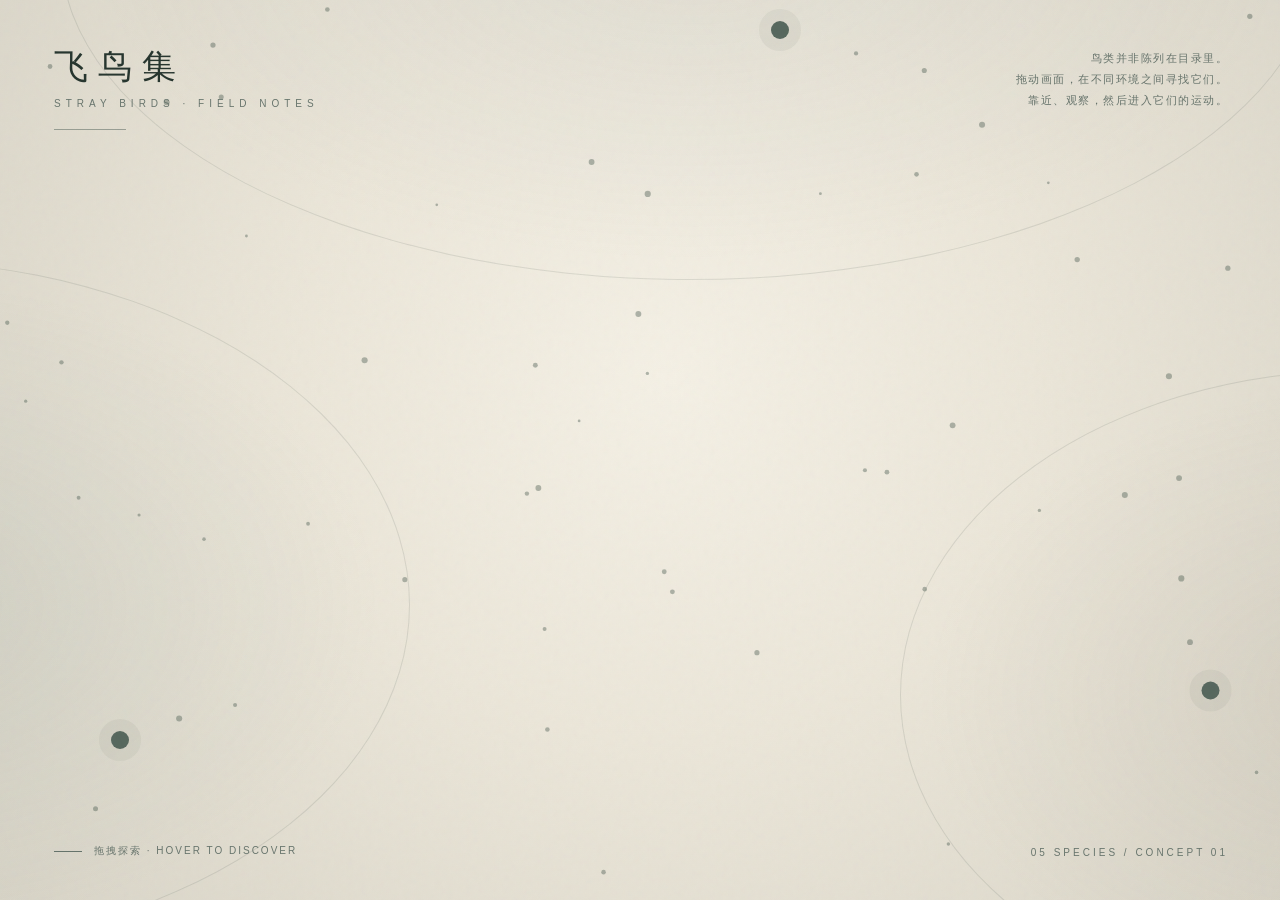
<file: infinite-birds/index.html>
<!DOCTYPE html>
<html lang="zh-CN">
<head>
<meta charset="UTF-8">
<meta name="viewport" content="width=device-width,initial-scale=1">
<title>飞鸟集 · 无限鸟境概念样板</title>
<style>
*{box-sizing:border-box}html,body{margin:0;width:100%;height:100%;overflow:hidden;background:#e8e4d8;color:#27362f;font-family:Georgia,"Songti SC",SimSun,serif}body{cursor:grab}body.dragging{cursor:grabbing}.viewport{position:fixed;inset:0;overflow:hidden;background:radial-gradient(circle at 52% 42%,#f4f0e5 0,#ebe6d9 43%,#d8d4c7 100%)}.grain{position:fixed;inset:0;pointer-events:none;opacity:.17;background-image:url("data:image/svg+xml,%3Csvg viewBox='0 0 180 180' xmlns='http://www.w3.org/2000/svg'%3E%3Cfilter id='n'%3E%3CfeTurbulence type='fractalNoise' baseFrequency='.8' numOctaves='3' stitchTiles='stitch'/%3E%3C/filter%3E%3Crect width='100%25' height='100%25' filter='url(%23n)' opacity='.18'/%3E%3C/svg%3E")}.world{position:absolute;width:3000px;height:1900px;left:0;top:0;transform-origin:0 0;will-change:transform}.zone{position:absolute;border:1px solid rgba(51,70,60,.12);border-radius:50%;pointer-events:none}.zone:after{content:attr(data-name);position:absolute;font:11px Arial,"Microsoft Yahei",sans-serif;letter-spacing:5px;color:rgba(45,61,52,.36);white-space:nowrap}.wetland{left:220px;top:760px;width:1050px;height:690px;background:radial-gradient(ellipse,rgba(132,154,146,.14),transparent 67%)}.wetland:after{left:130px;top:90px}.city{left:1760px;top:870px;width:920px;height:650px;background:radial-gradient(ellipse,rgba(154,144,128,.12),transparent 67%)}.city:after{right:140px;top:90px}.sky{left:920px;top:120px;width:1260px;height:660px;background:radial-gradient(ellipse,rgba(159,170,174,.12),transparent 67%)}.sky:after{left:50%;top:90px}.bird{position:absolute;width:300px;height:250px;display:flex;align-items:center;justify-content:center;transform:translate(-50%,-50%);cursor:pointer;transition:filter .35s ease}.bird img{max-width:100%;max-height:100%;object-fit:contain;filter:drop-shadow(0 14px 18px rgba(35,45,39,.12));transition:transform .45s cubic-bezier(.2,.8,.2,1),filter .35s}.bird:hover img{transform:scale(1.07) translateY(-7px);filter:drop-shadow(0 20px 24px rgba(35,45,39,.2))}.bird .dotFallback{width:18px;height:18px;border-radius:50%;background:#56675d;box-shadow:0 0 0 12px rgba(86,103,93,.07)}.label{position:absolute;left:50%;top:calc(100% + 8px);transform:translate(-50%,8px);text-align:center;white-space:nowrap;opacity:0;transition:.3s;pointer-events:none}.bird:hover .label{opacity:1;transform:translate(-50%,0)}.label b{display:block;font-size:19px;font-weight:400;letter-spacing:5px}.label span{display:block;margin-top:6px;font:9px Arial,sans-serif;letter-spacing:2px;color:#68766e}.b1{left:610px;top:1070px;width:350px;height:330px}.b2{left:1110px;top:430px;width:280px;height:220px}.b3{left:2070px;top:1190px;width:245px;height:205px}.b4{left:1640px;top:530px;width:280px;height:220px}.b5{left:980px;top:1240px;width:250px;height:210px}.brand{position:fixed;z-index:20;left:54px;top:44px;pointer-events:none}.brand .cn{font-size:34px;letter-spacing:10px}.brand .en{margin-top:8px;font:10px Arial,sans-serif;letter-spacing:5px;color:#68756d}.brand .line{width:72px;height:1px;background:#516158;margin-top:20px;opacity:.5}.intro{position:fixed;z-index:20;right:52px;top:48px;width:245px;text-align:right;font:11px/1.9 Arial,"Microsoft Yahei",sans-serif;letter-spacing:1.5px;color:#66736b;pointer-events:none}.guide{position:fixed;z-index:20;left:54px;bottom:42px;font:10px Arial,"Microsoft Yahei",sans-serif;letter-spacing:2px;color:#68756d}.guide i{display:inline-block;width:28px;height:1px;background:#65736b;vertical-align:middle;margin-right:12px}.counter{position:fixed;right:52px;bottom:42px;z-index:20;font:10px Arial,sans-serif;letter-spacing:3px;color:#68756d}.particles{position:fixed;inset:0;pointer-events:none;z-index:4}.modal{position:fixed;inset:0;z-index:40;background:rgba(31,40,35,.82);display:flex;align-items:center;justify-content:center;opacity:0;pointer-events:none;transition:.35s}.modal.open{opacity:1;pointer-events:auto}.panel{width:min(1100px,88vw);height:min(660px,82vh);background:#ece8dd;position:relative;display:grid;grid-template-columns:38% 62%;overflow:hidden;box-shadow:0 30px 90px rgba(0,0,0,.25)}.panel-left{padding:58px 46px;display:flex;flex-direction:column;justify-content:space-between}.panel-index{font:10px Arial,sans-serif;letter-spacing:3px;color:#748078}.panel h2{font-size:42px;font-weight:400;letter-spacing:8px;margin:18px 0 8px}.panel em{font:11px Arial,sans-serif;font-style:normal;letter-spacing:3px;color:#68766e}.panel p{font:12px/2 Arial,"Microsoft Yahei",sans-serif;color:#59675f}.enter{display:inline-block;margin-top:20px;color:#31453a;text-decoration:none;border-bottom:1px solid #68796f;padding-bottom:7px;font:11px Arial,"Microsoft Yahei",sans-serif;letter-spacing:2px}.panel-art{display:flex;align-items:center;justify-content:center;background:radial-gradient(circle,#f7f4ea,#dcd8cb)}.panel-art img{max-width:72%;max-height:72%;object-fit:contain;filter:drop-shadow(0 20px 24px rgba(30,40,34,.18))}.close{position:absolute;right:22px;top:20px;border:0;background:none;font-size:25px;color:#536158;cursor:pointer}.sourceFrame{position:fixed;width:1px;height:1px;left:-10000px;top:-10000px;opacity:0;pointer-events:none;border:0}@media(max-width:700px){.brand{left:24px;top:28px}.brand .cn{font-size:26px}.intro{display:none}.guide{left:24px;bottom:24px}.counter{right:24px;bottom:24px}.panel{grid-template-columns:1fr;height:80vh}.panel-art{display:none}}
</style>
</head>
<body>
<div class="viewport"><div id="world" class="world"><div class="zone wetland" data-name="WETLAND · 湿地"></div><div class="zone sky" data-name="SKY · 天空"></div><div class="zone city" data-name="CITY · 城市"></div>
<div class="bird b1" data-cn="苍鹭" data-en="GREY HERON" data-url="../birds/heron/"><div class="dotFallback"></div><div class="label"><b>苍鹭</b><span>GREY HERON · 涉禽</span></div></div>
<div class="bird b2" data-cn="家燕" data-en="BARN SWALLOW" data-url="../birds/barn-swallow/"><div class="dotFallback"></div><div class="label"><b>家燕</b><span>BARN SWALLOW · 鸣禽</span></div></div>
<div class="bird b3" data-cn="麻雀" data-en="SPARROW" data-url="../birds/sparrow/"><div class="dotFallback"></div><div class="label"><b>麻雀</b><span>SPARROW · 鸣禽</span></div></div>
<div class="bird b4" data-cn="鸿雁" data-en="SWAN GOOSE" data-url="../birds/swan-goose/"><div class="dotFallback"></div><div class="label"><b>鸿雁</b><span>SWAN GOOSE · 游禽</span></div></div>
<div class="bird b5" data-cn="黑水鸡" data-en="COMMON MOORHEN" data-url="../birds/moorhen/"><div class="dotFallback"></div><div class="label"><b>黑水鸡</b><span>COMMON MOORHEN · 游禽</span></div></div>
</div></div>
<canvas id="particles" class="particles"></canvas><div class="grain"></div>
<header class="brand"><div class="cn">飞鸟集</div><div class="en">STRAY BIRDS · FIELD NOTES</div><div class="line"></div></header>
<div class="intro">鸟类并非陈列在目录里。<br>拖动画面，在不同环境之间寻找它们。<br>靠近、观察，然后进入它们的运动。</div>
<div class="guide"><i></i>拖拽探索 · HOVER TO DISCOVER</div><div class="counter">05 SPECIES / CONCEPT 01</div>
<div id="modal" class="modal"><div class="panel"><button class="close" aria-label="关闭">×</button><div class="panel-left"><div><div class="panel-index">FIELD NOTE / SELECTED SPECIES</div><h2 id="mCn"></h2><em id="mEn"></em></div><div><p>从静态鸟类图像进入粒子化的行为观察。鸟不再只是目录中的贴图，而成为探索空间本身的入口。</p><a id="mLink" class="enter" href="#">进入行为观察 →</a></div></div><div class="panel-art" id="mArt"></div></div></div>
<iframe id="sourceFrame" class="sourceFrame" src="../?read=1&concept-source=1" title=""></iframe>
<script>
(()=>{
const world=document.getElementById('world'),birds=[...document.querySelectorAll('.bird')];let x=innerWidth/2-1500,y=innerHeight/2-950,scale=1,drag=false,sx=0,sy=0,bx=0,by=0,moved=false;
function render(){world.style.transform=`translate(${x}px,${y}px) scale(${scale})`}
function center(){x=innerWidth/2-1500*scale;y=innerHeight/2-950*scale;render()}center();
addEventListener('resize',()=>{render();fitCanvas()});addEventListener('pointerdown',e=>{if(e.target.closest('.bird,.modal'))return;drag=true;moved=false;sx=e.clientX;sy=e.clientY;bx=x;by=y;document.body.classList.add('dragging')});addEventListener('pointermove',e=>{mouse.x=e.clientX;mouse.y=e.clientY;if(!drag)return;const dx=e.clientX-sx,dy=e.clientY-sy;if(Math.abs(dx)+Math.abs(dy)>4)moved=true;x=bx+dx;y=by+dy;render()});addEventListener('pointerup',()=>{drag=false;document.body.classList.remove('dragging')});addEventListener('wheel',e=>{e.preventDefault();const old=scale,ns=Math.max(.72,Math.min(1.22,scale*(e.deltaY>0?.94:1.06)));const wx=(e.clientX-x)/old,wy=(e.clientY-y)/old;scale=ns;x=e.clientX-wx*scale;y=e.clientY-wy*scale;render()},{passive:false});
const modal=document.getElementById('modal'),mCn=document.getElementById('mCn'),mEn=document.getElementById('mEn'),mLink=document.getElementById('mLink'),mArt=document.getElementById('mArt');birds.forEach(b=>b.addEventListener('click',()=>{if(moved)return;mCn.textContent=b.dataset.cn;mEn.textContent=b.dataset.en;mLink.href=b.dataset.url;mArt.innerHTML='';const img=b.querySelector('img');if(img)mArt.appendChild(img.cloneNode());modal.classList.add('open')}));document.querySelector('.close').onclick=()=>modal.classList.remove('open');modal.addEventListener('click',e=>{if(e.target===modal)modal.classList.remove('open')});
// 从现有目录只读取鸟类贴图，不修改原网页。
const frame=document.getElementById('sourceFrame');const wanted=new Map(birds.map(b=>[b.dataset.cn,b]));function harvest(){try{const doc=frame.contentDocument;if(!doc)return;doc.querySelectorAll('.item[aria-label] img').forEach(img=>{const item=img.closest('.item'),name=item?.getAttribute('aria-label')||'';for(const [cn,b] of wanted){if(name.includes(cn)&&!b.querySelector('img')){const clone=new Image();clone.src=img.src;clone.alt=cn;b.insertBefore(clone,b.firstChild);b.querySelector('.dotFallback')?.remove()}}});const buttons=[...doc.querySelectorAll('#pages button')];let i=0;const next=()=>{harvest();if(i<buttons.length){buttons[i++].click();setTimeout(next,260)}};if(!frame.dataset.scanning){frame.dataset.scanning='1';next()}}catch(e){console.warn('读取现有鸟类贴图失败',e)}}frame.addEventListener('load',()=>setTimeout(harvest,500));
// 轻量粒子：提示“鸟→粒子”的核心概念。
const c=document.getElementById('particles'),ctx=c.getContext('2d'),mouse={x:-9999,y:-9999};let ps=[];function fitCanvas(){c.width=innerWidth*devicePixelRatio;c.height=innerHeight*devicePixelRatio;c.style.width=innerWidth+'px';c.style.height=innerHeight+'px';ctx.setTransform(devicePixelRatio,0,0,devicePixelRatio,0,0)}fitCanvas();for(let i=0;i<54;i++)ps.push({x:Math.random()*innerWidth,y:Math.random()*innerHeight,vx:(Math.random()-.5)*.35,vy:(Math.random()-.5)*.35,r:1.3+Math.random()*1.8});function loop(){ctx.clearRect(0,0,innerWidth,innerHeight);for(const p of ps){const dx=mouse.x-p.x,dy=mouse.y-p.y,d=Math.hypot(dx,dy);if(d<170&&d>1){p.vx+=dx/d*.006;p.vy+=dy/d*.006}p.vx*=.995;p.vy*=.995;p.x+=p.vx;p.y+=p.vy;if(p.x<-10)p.x=innerWidth+10;if(p.x>innerWidth+10)p.x=-10;if(p.y<-10)p.y=innerHeight+10;if(p.y>innerHeight+10)p.y=-10;ctx.beginPath();ctx.arc(p.x,p.y,p.r,0,Math.PI*2);ctx.fillStyle='rgba(61,78,68,.38)';ctx.fill()}requestAnimationFrame(loop)}loop();
})();
</script>
</body>
</html>
</file>
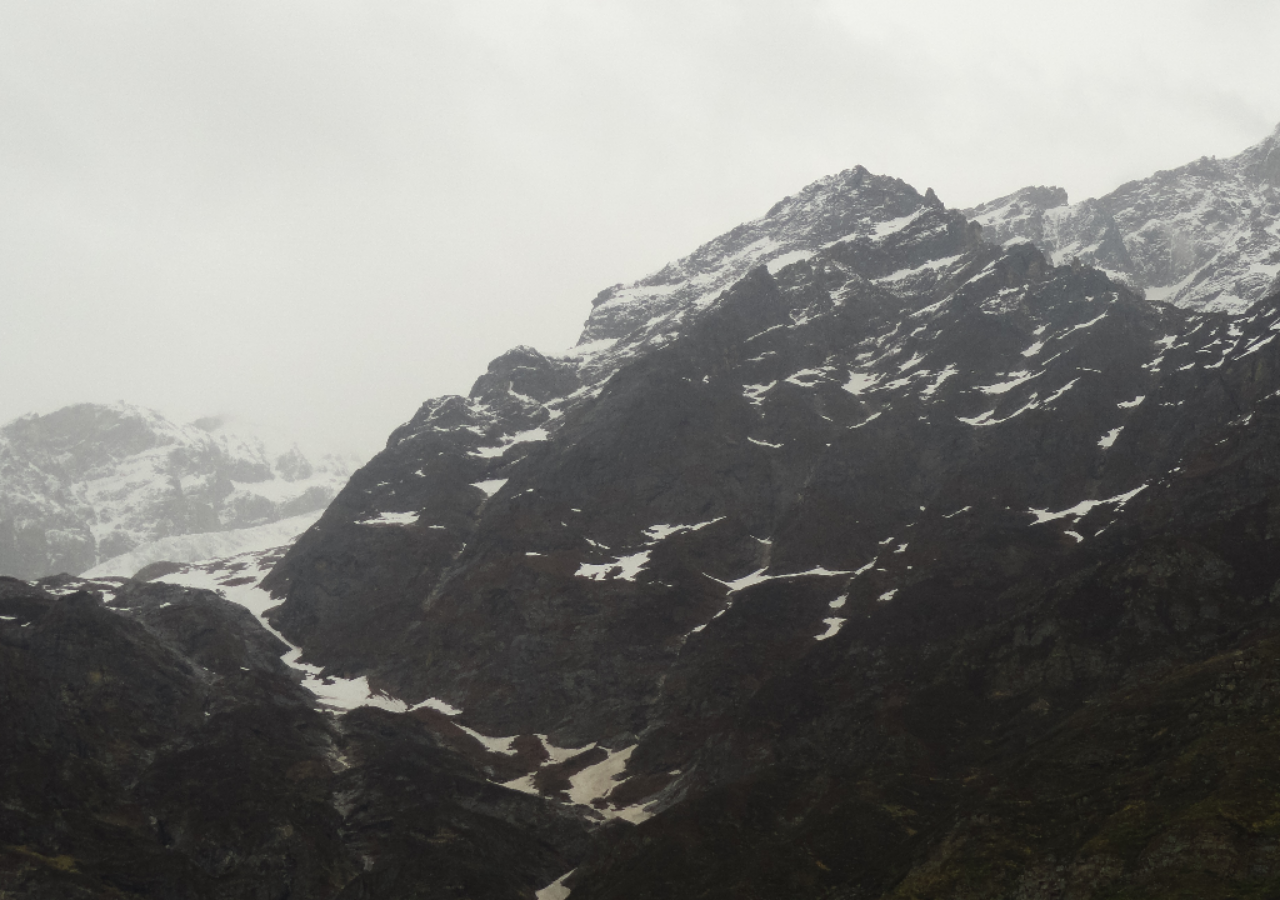
<file: birds/bar-headed-goose/index.html>
<!DOCTYPE html>
<html lang="en">
  <head>
    <script src="p5.js"></script>
    <script src="p5.sound.min.js"></script>
    
    
    
    <link rel="stylesheet" type="text/css" href="style.css">
    <meta charset="utf-8" />

  </head>
  <body>
    <main>
    </main>
    <script src="sketch.js"></script>
  <script src="../../assets/effect-fit.js"></script>
</body>
</html>
</file>
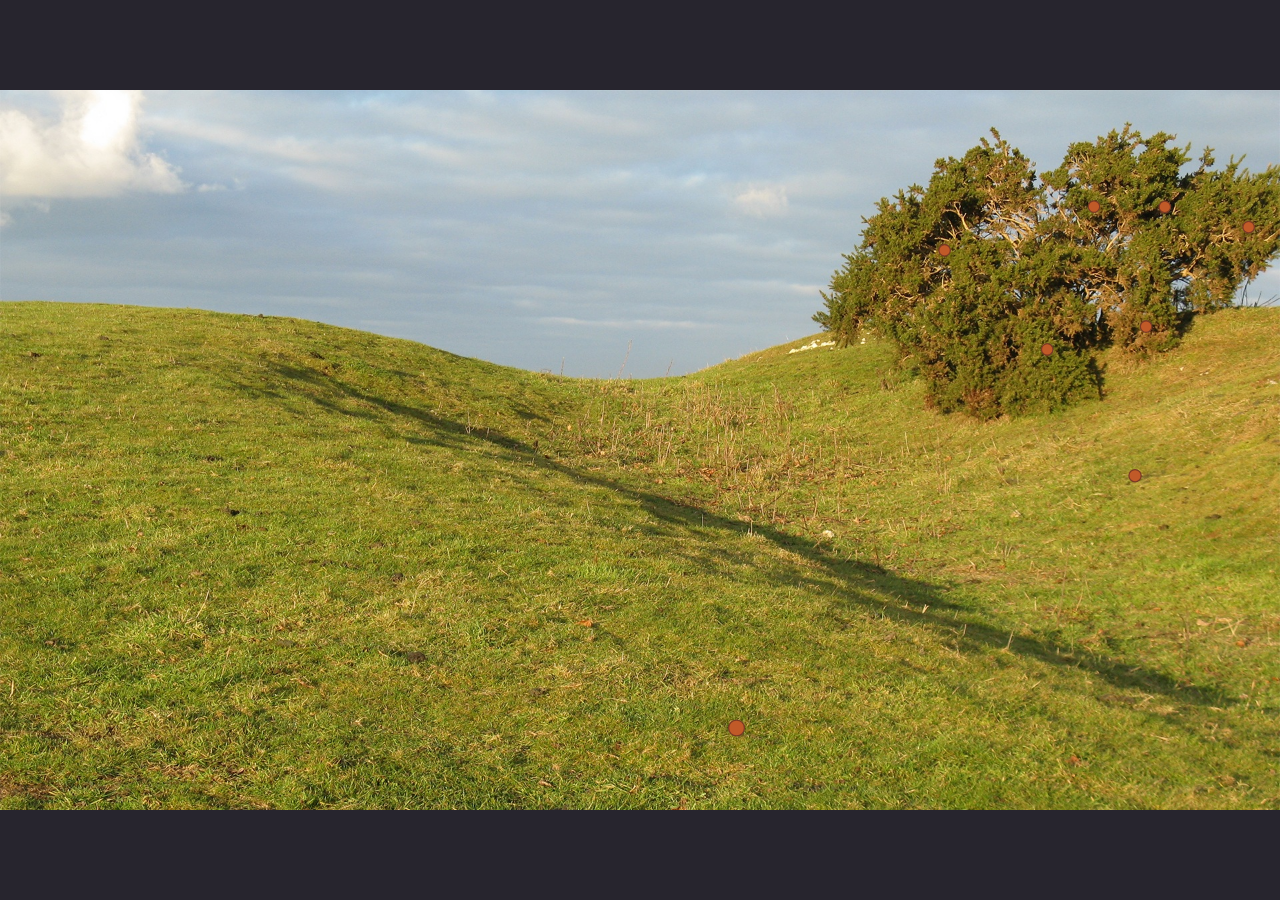
<file: birds/bunting/index.html>
<!doctype html>
<html lang="zh-CN">
<head>
<meta charset="utf-8">
<meta name="viewport" content="width=device-width,initial-scale=1">
<title>栗鹀 · 粒子习性</title>
<style>
html,body{margin:0;width:100%;height:100%;overflow:hidden;background:#27252e}
canvas{display:block}
#loadStatus{position:fixed;inset:0;display:grid;place-items:center;color:#f4efdc;font:13px sans-serif}
</style>
<script src="p5.js"></script>
</head>
<body>
<div id="loadStatus" role="status">正在载入栗鹀栖息地…</div>
<script src="sketch.js?v=20261108-outline2"></script>
</body>
</html>
</file>
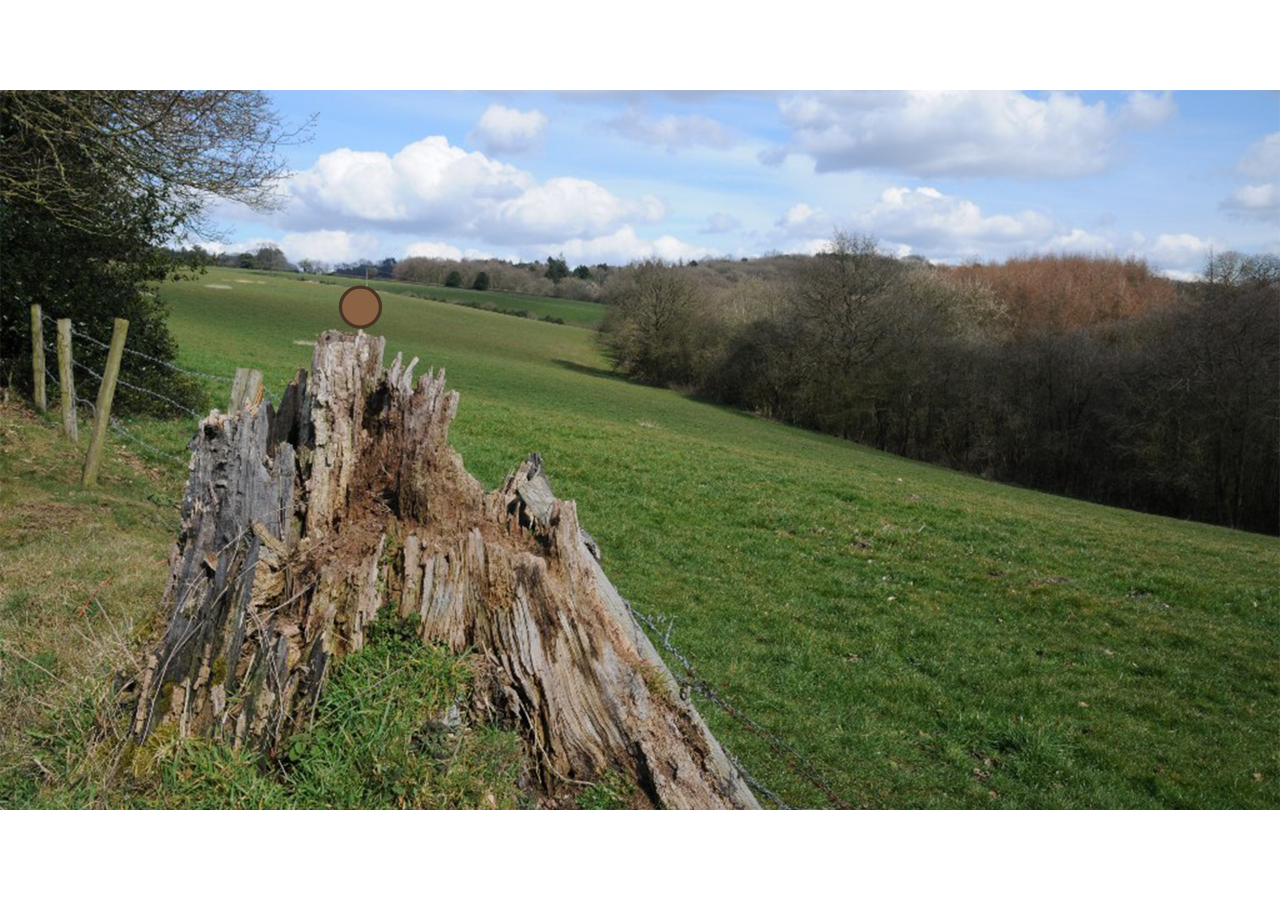
<file: birds/common-buzzard/index.html>
<!DOCTYPE html>
<html lang="zh-CN">
  <head>
    <script src="p5.js"></script>

    
    
    
    <link rel="stylesheet" type="text/css" href="style.css">
    <meta charset="utf-8" /><meta name="viewport" content="width=device-width,initial-scale=1"><title>普通鵟 · 飞鸟集</title>

  </head>
  <body>
    <main>
    </main>
    <script src="sketch.js?v=buzzard1"></script>
  </body>
</html>
</file>
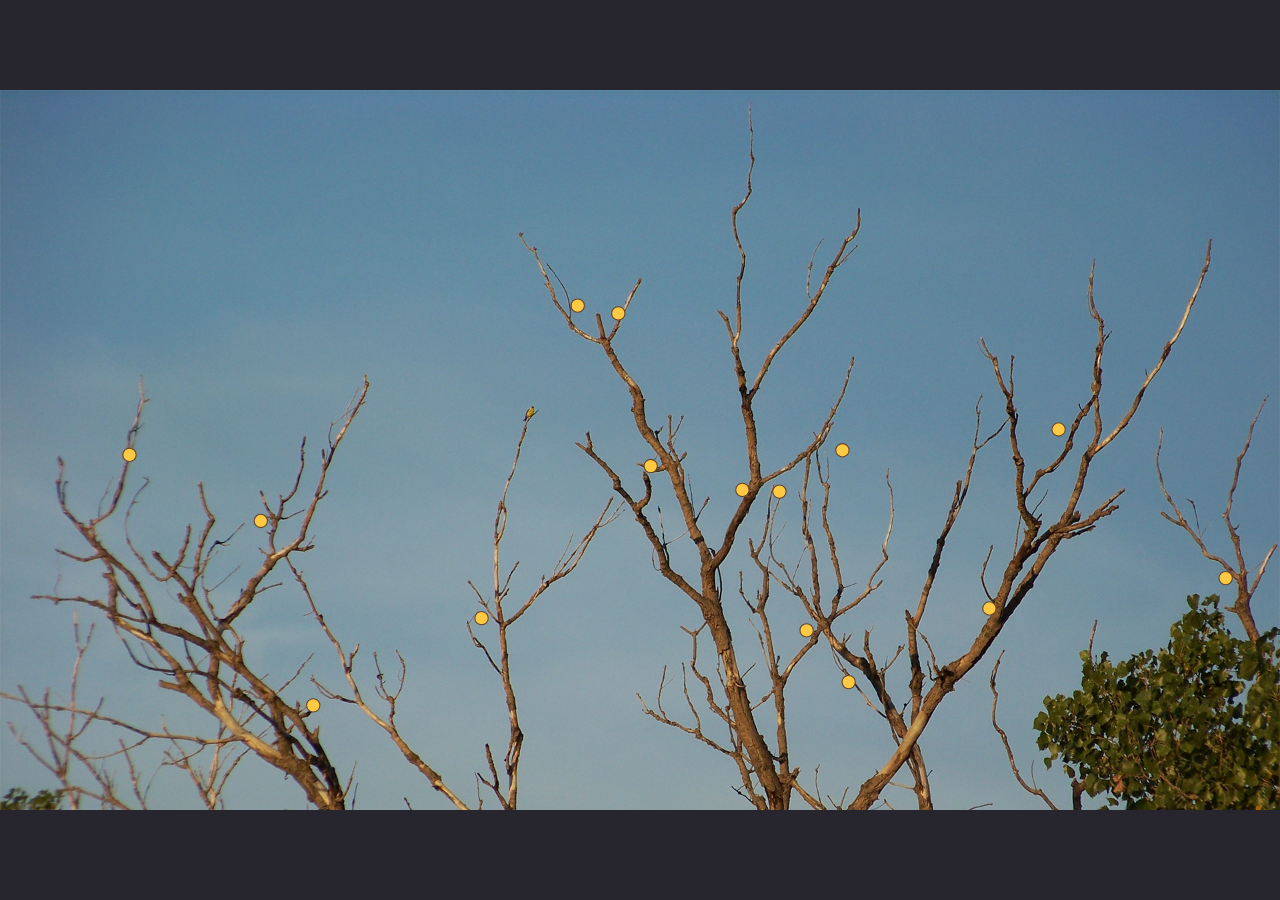
<file: birds/greenfinch/index.html>
<!doctype html><html lang="zh-CN"><head><meta charset="utf-8"><meta name="viewport" content="width=device-width,initial-scale=1"><title>金翅雀 · 飞鸟集</title><style>html,body{margin:0;overflow:hidden;background:#27252e}canvas{display:block}</style></head><body><script src="p5.js"></script><script src="sketch.js?v=20261108-greenfinch1"></script></body></html>
</file>
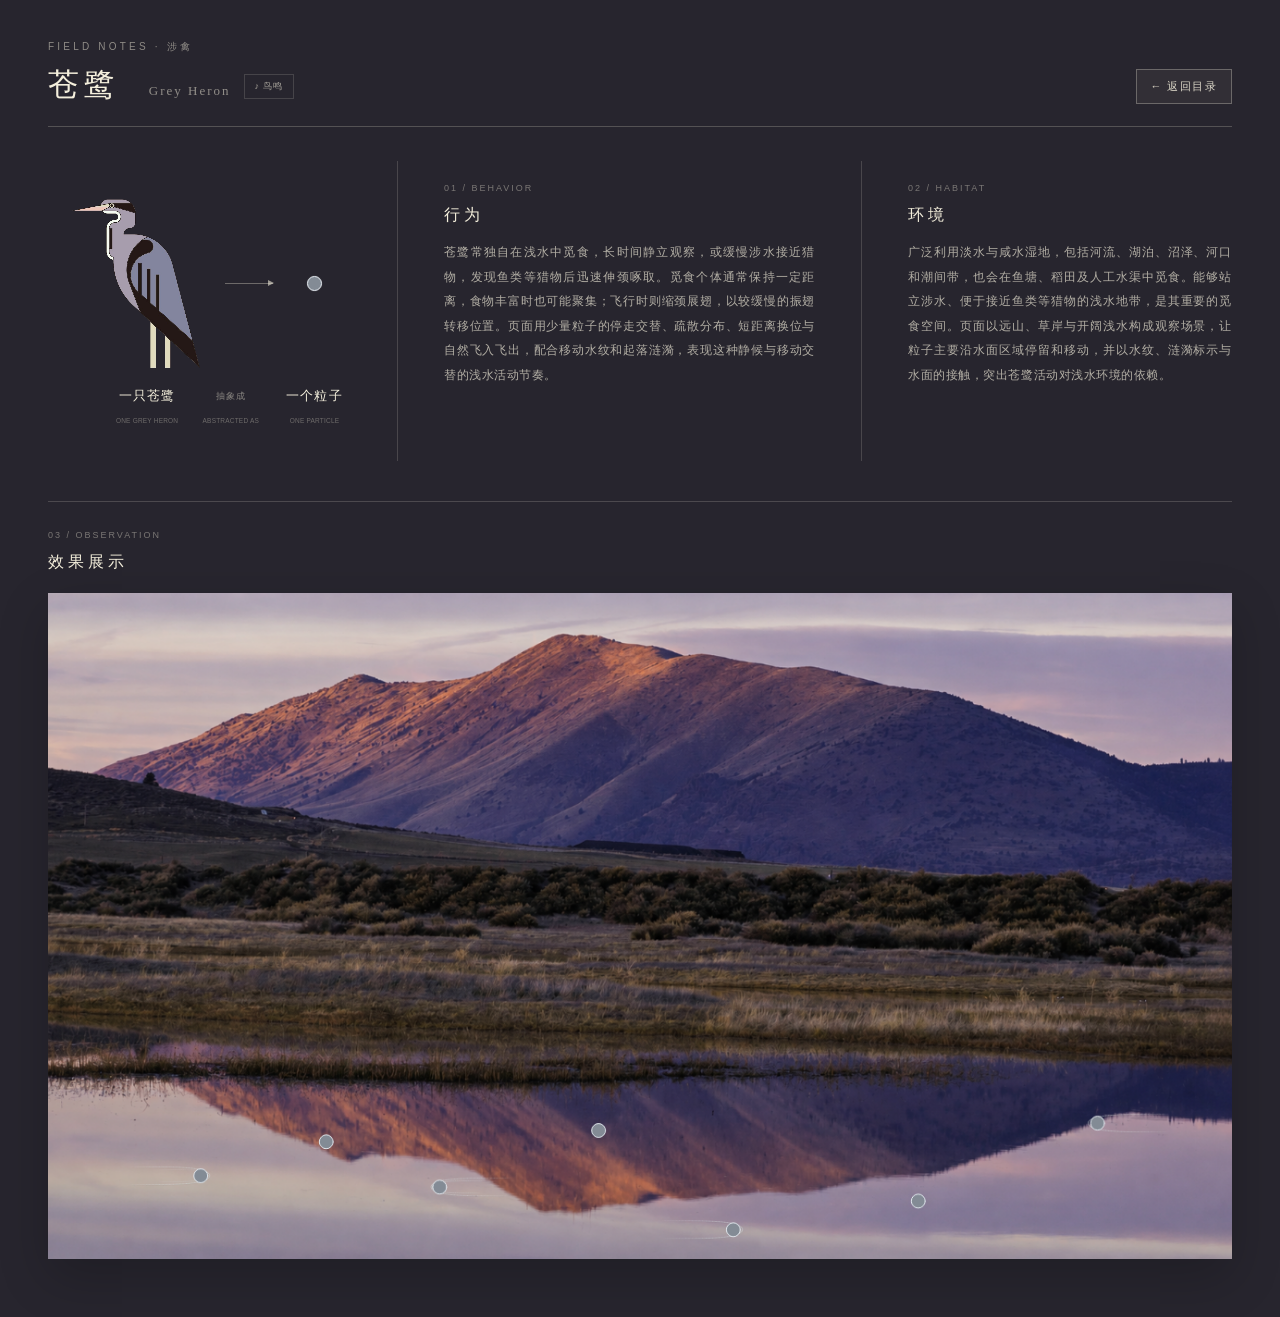
<file: birds/heron/index.html>
<!DOCTYPE html>
<html lang="zh-CN">
<head>
  <meta charset="utf-8" />
  <meta name="viewport" content="width=device-width, initial-scale=1" />
  <title>苍鹭 · 飞鸟集</title>
  <script src="p5.js"></script>
  <link rel="stylesheet" type="text/css" href="style.css?v=20261102-corner1" />
  <style>
    #heronCall{position:static;display:inline-block;vertical-align:middle;margin-left:12px;padding:5px 9px;border:1px solid rgba(244,239,220,.25);border-radius:var(--corner,0px);background:transparent;color:rgb(244,239,220);font:9px Arial,"Microsoft Yahei",sans-serif;letter-spacing:1px;opacity:.62;cursor:pointer;transform:translateY(-1px);transition:.18s ease}
    #heronCall:hover{opacity:.95;background:rgba(244,239,220,.07);border-color:rgba(244,239,220,.42)}
  
/* 段落由 JS 按栏宽逐行排版：每行取统一字数、避头尾，末行至少保留四个正文字符。 */
.species-info .info-block{min-width:0;justify-content:flex-start}
.species-info .info-block p{max-width:100%;word-break:normal;overflow-wrap:break-word;line-break:strict;text-wrap:wrap;text-align:justify;text-align-last:auto;text-justify:inter-character}
.species-info .info-block p .tl{display:block;text-align:justify;text-align-last:justify}
.species-info .info-block p .tl:last-child{text-align-last:auto}
@media(min-width:901px) and (max-width:1100px){
 .species-info{grid-template-columns:290px minmax(0,1fr) minmax(0,1fr);gap:24px}
 .identity-card{width:290px;padding-right:0}
 .info-block+.info-block{padding-left:24px}
}
</style>
</head>
<body>
  <main class="species-page">
    <header class="species-head">
      <div><div class="eyebrow">FIELD NOTES · 涉禽</div><h1>苍鹭 <span>Grey Heron</span><button id="heronCall" type="button" aria-label="播放苍鹭叫声" title="播放苍鹭叫声">♪ 鸟鸣</button></h1></div>
      <nav class="page-actions" aria-label="页面操作">
        <button id="backToCatalog" type="button">← 返回目录</button>
      </nav>
    </header>
    <section class="species-info">
      <div class="identity-card">
        <div class="mapping-row">
          <div class="mapping-unit"><div class="mapping-visual"><div class="bird-art-wrap"><canvas id="heronTrimmed" aria-label="苍鹭插画"></canvas></div></div><div class="mapping-cn">一只苍鹭</div><div class="mapping-en">ONE GREY HERON</div></div>
          <div class="mapping-unit"><div class="mapping-visual"><div class="translation-line" aria-hidden="true"><span></span></div></div><div class="mapping-cn">抽象成</div><div class="mapping-en">ABSTRACTED AS</div></div>
          <div class="mapping-unit"><div class="mapping-visual"><div class="particle-sample" aria-label="网页中苍鹭粒子示意"></div></div><div class="mapping-cn">一个粒子</div><div class="mapping-en">ONE PARTICLE</div></div>
        </div>
      </div>
      <article class="info-block"><div class="info-index">01 / BEHAVIOR</div><h2>行为</h2><p>苍鹭常独自在浅水中觅食，长时间静立观察，或缓慢涉水接近猎物，发现鱼类等猎物后迅速伸颈啄取。觅食个体通常保持一定距离，食物丰富时也可能聚集；飞行时则缩颈展翅，以较缓慢的振翅转移位置。页面用少量粒子的停走交替、疏散分布、短距离换位与自然飞入飞出，配合移动水纹和起落涟漪，表现这种静候与移动交替的浅水活动节奏。</p></article>
      <article class="info-block"><div class="info-index">02 / HABITAT</div><h2>环境</h2><p>广泛利用淡水与咸水湿地，包括河流、湖泊、沼泽、河口和潮间带，也会在鱼塘、稻田及人工水渠中觅食。能够站立涉水、便于接近鱼类等猎物的浅水地带，是其重要的觅食空间。页面以远山、草岸与开阔浅水构成观察场景，让粒子主要沿水面区域停留和移动，并以水纹、涟漪标示与水面的接触，突出苍鹭活动对浅水环境的依赖。</p></article>
    </section>
    <section class="effect-section"><div class="effect-heading"><div><div class="effect-label">03 / OBSERVATION</div><h2 class="effect-title">效果展示</h2></div><button id="pageFullscreen" class="effect-fullscreen" type="button">全屏观看 ↗</button></div><section class="observation-frame" aria-label="苍鹭动态观察窗口"><div id="sketchMount"></div></section></section>
  </main>
  <script src="sketch.js"></script>
  <script>
    (function mountHeronCanvas(){const mount=document.getElementById('sketchMount');const move=()=>{const canvas=document.querySelector('canvas.p5Canvas');if(canvas&&canvas.parentElement!==mount)mount.appendChild(canvas)};new MutationObserver(move).observe(document.body,{childList:true,subtree:true});move()})();
    (function pageControls(){const back=document.getElementById('backToCatalog'),full=document.getElementById('pageFullscreen');back.addEventListener('click',()=>{window.stopHeronCall?.();if(window.parent&&window.parent!==window)window.parent.postMessage({type:'stray-birds-close'},location.origin);else location.href='../../'});full.addEventListener('click',()=>{if(window.parent&&window.parent!==window)window.parent.postMessage({type:'stray-birds-fullscreen'},location.origin);else if(!document.fullscreenElement)document.documentElement.requestFullscreen?.();else document.exitFullscreen?.()});document.addEventListener('fullscreenchange',()=>{full.textContent=document.fullscreenElement?'退出全屏':'全屏观看 ↗'})})();
    (function exactMappingAlignment(){function align(){const units=Array.from(document.querySelectorAll('.mapping-unit'));if(units.length!==3)return;const cn=units.map(unit=>unit.querySelector('.mapping-cn'));const en=units.map(unit=>unit.querySelector('.mapping-en'));if(cn.some(v=>!v)||en.some(v=>!v))return;[...cn,...en].forEach(el=>el.style.transform='');const bird=document.getElementById('heronTrimmed');const particle=units[2].querySelector('.particle-sample');if(!bird||!particle)return;const br=bird.getBoundingClientRect(),pr=particle.getBoundingClientRect();const leftCenter=Number.isFinite(window.heronVisibleCenterRatio)?br.left+br.width*window.heronVisibleCenterRatio:br.left+br.width/2;const rightCenter=pr.left+pr.width/2;const widths=cn.map(el=>el.getBoundingClientRect().width);const leftEdge=leftCenter-widths[0]/2;const rightEdge=rightCenter+widths[2]/2;const available=rightEdge-leftEdge-widths[0]-widths[1]-widths[2];const gap=Math.max(0,available/2);const targetCenters=[leftEdge+widths[0]/2,leftEdge+widths[0]+gap+widths[1]/2,leftEdge+widths[0]+gap+widths[1]+gap+widths[2]/2];targetCenters.forEach((targetX,index)=>{const cr=cn[index].getBoundingClientRect();const delta=targetX-(cr.left+cr.width/2);cn[index].style.transform=`translateX(${delta}px)`;en[index].style.transform=`translateX(${delta}px)`})}window.alignHeronMapping=align;window.addEventListener('resize',align);window.addEventListener('load',()=>requestAnimationFrame(()=>requestAnimationFrame(align)))})();
    (function loadHeronArtwork(){const output=document.getElementById('heronTrimmed');function drawTrimmed(src){const img=new Image();img.onload=()=>{try{const c=document.createElement('canvas');c.width=img.naturalWidth;c.height=img.naturalHeight;const x=c.getContext('2d',{willReadFrequently:true});x.drawImage(img,0,0);const d=x.getImageData(0,0,c.width,c.height).data;let minX=c.width,minY=c.height,maxX=-1,maxY=-1;for(let yy=0;yy<c.height;yy++){for(let xx=0;xx<c.width;xx++){if(d[(yy*c.width+xx)*4+3]>8){if(xx<minX)minX=xx;if(xx>maxX)maxX=xx;if(yy<minY)minY=yy;if(yy>maxY)maxY=yy}}}if(maxX<minX)return;const w=maxX-minX+1,h=maxY-minY+1;output.width=w;output.height=h;const out=output.getContext('2d',{willReadFrequently:true});out.drawImage(c,minX,minY,w,h,0,0,w,h);const td=out.getImageData(0,0,w,h).data;let weight=0,weightedX=0;for(let yy=0;yy<h;yy++){for(let xx=0;xx<w;xx++){const a=td[(yy*w+xx)*4+3]/255;if(a>0.03){weight+=a;weightedX+=xx*a}}}window.heronVisibleCenterRatio=weight?((weightedX/weight)+0.5)/w:0.5;requestAnimationFrame(()=>requestAnimationFrame(()=>window.alignHeronMapping?.()))}catch(e){console.warn('苍鹭透明区域裁切失败',e)}};img.src=src}try{if(window.parent&&window.parent!==window){const p=window.parent.document.querySelector('.item[aria-label="苍鹭"] img, .item[aria-label*="苍鹭"] img');if(p&&p.src){drawTrimmed(p.src);return}}}catch(e){}const frame=document.createElement('iframe');frame.src='../../?heron-art-source=1925';frame.style.cssText='position:fixed;width:1px;height:1px;left:-10000px;top:-10000px;opacity:0;pointer-events:none;border:0';document.body.appendChild(frame);frame.onload=()=>{let tries=0;const scan=()=>{tries++;try{const doc=frame.contentDocument,p=doc&&doc.querySelector('.item[aria-label="苍鹭"] img, .item[aria-label*="苍鹭"] img');if(p&&p.src){drawTrimmed(p.src);frame.remove();return}const bs=doc?Array.from(doc.querySelectorAll('#pages button')):[];if(bs.length)bs[(tries-1)%bs.length].click();if(tries<12)setTimeout(scan,180);else frame.remove()}catch(e){frame.remove()}};setTimeout(scan,350)}})();
  </script>
<script src="../../assets/bird-calls.js?v=calls3"></script>

<script>
(() => {
  const region = document.querySelector('.species-info');
  if (!region) return;
  // 行首禁排的标点（避头）：向左并入上一单元；行尾禁排的标点（避尾）：与后字合成一单元。
  const NO_LINE_START = new Set('。,，、；：？!！;；)）]】〉》」』”’…—·%~～℃‰.'.split(''));
  const NO_LINE_END = new Set('(([【{〈《「『“‘'.split(''));
  const MIN_TAIL = 4; // 末行至少保留的正文（字母/数字/汉字）字符数
  const ctx = document.createElement('canvas').getContext('2d');
  const cache = new Map();
  function glyph(ch, weight, ls, font) {
    const key = weight + font + ch;
    let w = cache.get(key);
    if (w === undefined) { ctx.font = weight + ' ' + font; w = ctx.measureText(ch).width + ls; cache.set(key, w); }
    return w;
  }
  function collect(p, weight) {
    const chars = [];
    (function walk(node, w) {
      node.childNodes.forEach(el => {
        if (el.nodeType === 3) { for (const ch of el.data) chars.push({ch, weight: w}); }
        else if (el.nodeType === 1) walk(el, getComputedStyle(el).fontWeight);
      });
    })(p, weight);
    return chars;
  }
  function typeset(p) {
    const cs = getComputedStyle(p), maxW = p.clientWidth;
    if (!maxW) return;
    const chars = collect(p, cs.fontWeight), text = chars.map(c => c.ch).join('');
    if (!text) return;
    const key = text + '@' + maxW;
    if (p.dataset.tlKey === key) return;
    const font = cs.fontSize + ' ' + cs.fontFamily, ls = parseFloat(cs.letterSpacing) || 0, units = [];
    for (let i = 0; i < chars.length;) {
      const u = [chars[i++]];
      if (i < chars.length && NO_LINE_END.has(u[0].ch)) u.push(chars[i++]);
      while (i < chars.length && NO_LINE_START.has(chars[i].ch)) u.push(chars[i++]);
      units.push(u);
    }
    const widths = units.map(u => u.reduce((s, c) => s + glyph(c.ch, c.weight, ls, font), 0));
    const lines = [];
    let line = [], w = 0;
    units.forEach((u, k) => {
      if (line.length && w + widths[k] > maxW + 0.01) { lines.push(line); line = []; w = 0; }
      line.push(...u); w += widths[k];
    });
    if (line.length) lines.push(line);
    const visible = l => l.reduce((n, c) => n + (/\p{L}|\p{N}/u.test(c.ch) ? 1 : 0), 0);
    while (lines.length > 1 && lines[lines.length - 2].length > 1 && visible(lines[lines.length - 1]) < MIN_TAIL) {
      lines[lines.length - 1].unshift(lines[lines.length - 2].pop());
    }
    const esc = s => s.replace(/&/g, '&amp;').replace(/</g, '&lt;').replace(/>/g, '&gt;');
    p.innerHTML = lines.map(l => {
      let html = '<span class="tl">', run = '', bold = null;
      const flush = () => { if (run) { html += bold ? '<strong>' + esc(run) + '</strong>' : esc(run); run = ''; } };
      l.forEach(c => { const b = parseInt(c.weight) >= 600; if (b !== bold) { flush(); bold = b; } run += c.ch; });
      flush();
      return html + '</span>';
    }).join('');
    p.dataset.tlKey = key;
  }
  let timer = 0, writing = false, lastW = -1;
  function run() {
    timer = 0;
    writing = true;
    lastW = region.clientWidth;
    try { region.querySelectorAll('.info-block p:not(.culture-source)').forEach(typeset); }
    finally { writing = false; }
  }
  function schedule() {
    if (writing) return; // 忽略自身渲染引发的变更，也避免隐藏页里链式定时器被节流。
    run();
    clearTimeout(timer);
    timer = setTimeout(run, 80);
  }
  new MutationObserver(schedule).observe(region, {childList: true, subtree: true});
  new ResizeObserver(schedule).observe(region);
  window.addEventListener('resize', schedule);
  document.addEventListener('visibilitychange', () => { if (!document.hidden) schedule(); });
  // 后台标签里 resize/ResizeObserver 可能不触发，低频巡检栏宽兜底。
  setInterval(() => { if (region.clientWidth !== lastW) schedule(); }, 1000);
  if (document.fonts) document.fonts.ready.then(schedule);
  schedule();
})();
</script>
</body>
</html>
</file>
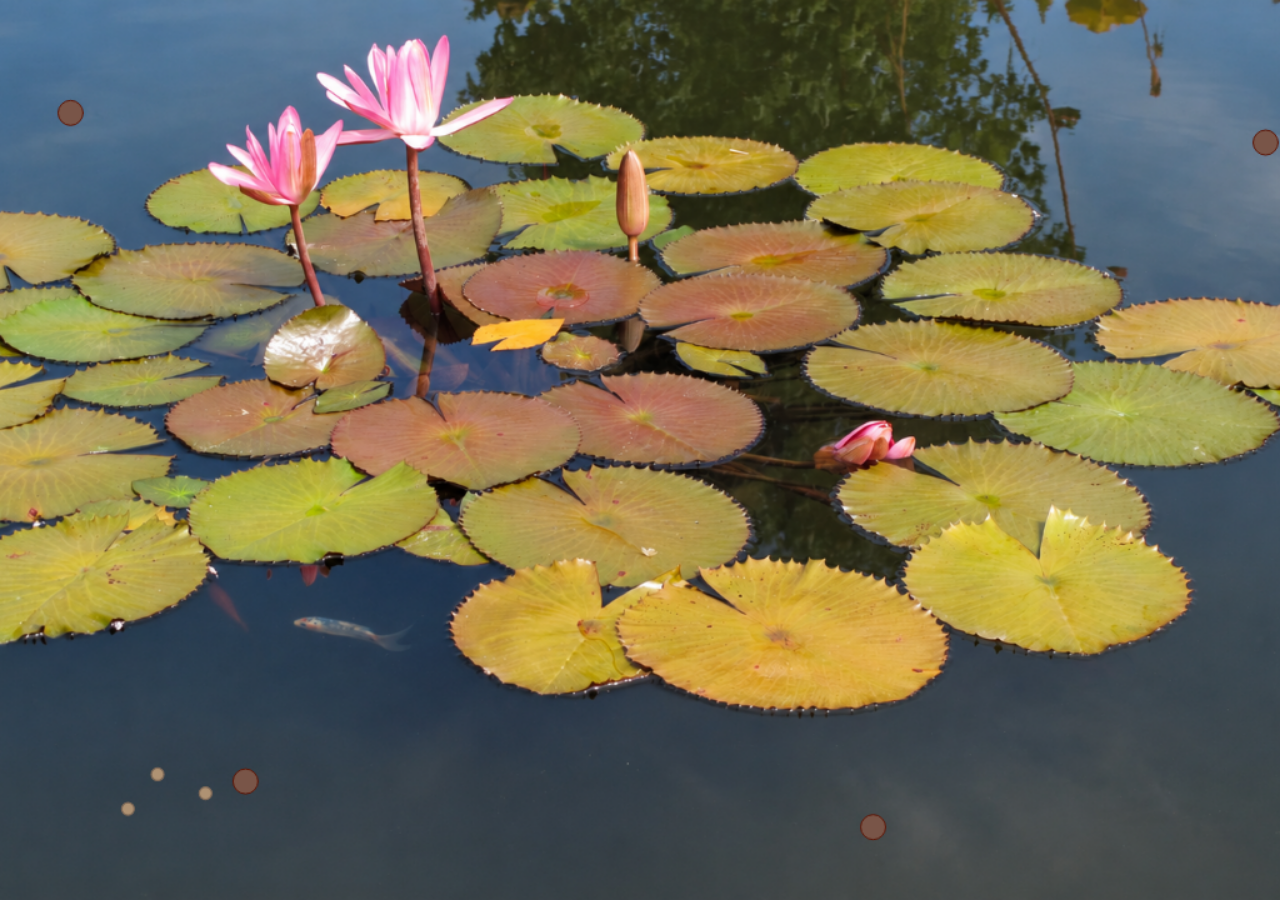
<file: birds/little-grebe/index.html>
<!DOCTYPE html>
<html lang="en">
  <head>
    <script src="p5.js"></script>
    <script src="p5.sound.min.js"></script>
    
    
    
    <link rel="stylesheet" type="text/css" href="style.css">
    <meta charset="utf-8" />
    <meta name="viewport" content="width=device-width, initial-scale=1" />
    <style>
      html, body, main { margin: 0 !important; padding: 0 !important;
        width: 100%; height: 100%; overflow: hidden !important; }
      canvas {
        position: fixed !important;
        left: 50% !important; top: 50% !important;
        transform: translate(-50%, -50%) !important;
        width: max(100vw, 177.77777778vh) !important;
        height: max(100vh, 56.25vw) !important;
        max-width: none !important; max-height: none !important;
        margin: 0 !important; display: block !important;
      }
    </style>

  </head>
  <body>
    <main>
    </main>
    <script src="sketch.js"></script>
  
</body>
</html>
</file>
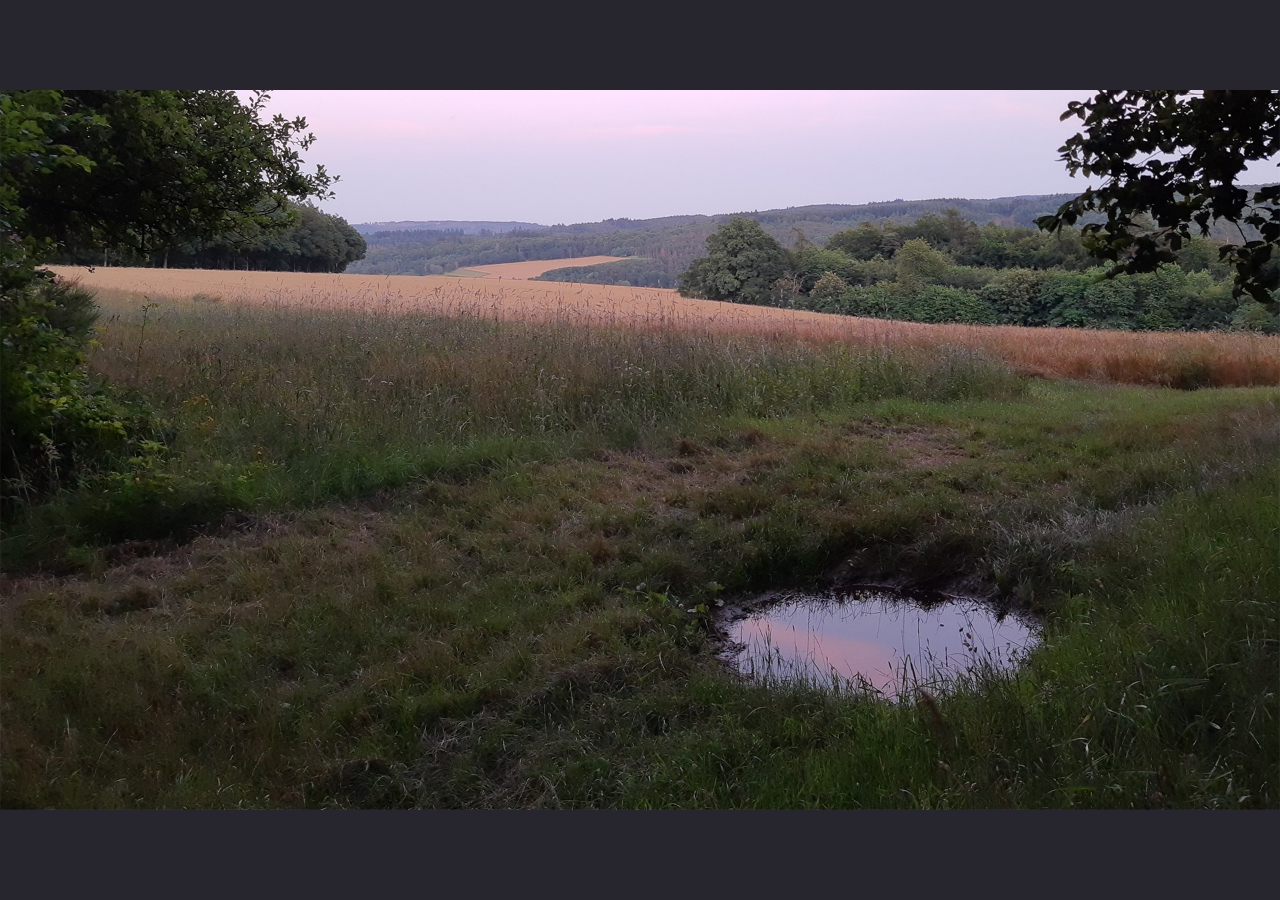
<file: birds/red-rumped-swallow/index.html>
<!doctype html><html lang="zh-CN"><head><meta charset="utf-8"><meta name="viewport" content="width=device-width,initial-scale=1"><title>金腰燕 · 飞鸟集</title><style>html,body{margin:0;width:100%;height:100%;overflow:hidden;background:#27252e}body{display:flex;align-items:center;justify-content:center}main{width:min(100vw,177.777778vh);aspect-ratio:16/9}canvas{display:block}</style></head><body><main></main><script src="p5.js"></script><script src="sketch.js?v=swallow1"></script></body></html>
</file>
<file: birds/bar-headed-goose/style.css>
html, body {
  margin: 0;
  padding: 0;
}
canvas {
  display: block;
}
</file>
<file: birds/common-buzzard/style.css>
html, body {
  margin: 0;
  padding: 0;
}
canvas {
  display: block;
}
</file>
<file: birds/heron/style.css>
:root{--corner:0px}*{box-sizing:border-box}html,body{margin:0;min-height:100%}body{background:rgb(39,37,46);color:rgb(244,239,220);font-family:Georgia,"Songti SC",SimSun,serif;overflow:auto}.species-page{width:min(1320px,calc(100vw - 96px));margin:0 auto;padding:40px 0 58px}.species-head{display:flex;justify-content:space-between;align-items:flex-end;gap:32px;border-bottom:1px solid rgba(244,239,220,.22);padding-bottom:20px;position:relative}.eyebrow{font:10px Arial,sans-serif;letter-spacing:3.2px;opacity:.5;margin-bottom:10px}h1{margin:0;font-size:31px;font-weight:normal;letter-spacing:5px}h1 span{margin-left:16px;font-size:13px;letter-spacing:2px;opacity:.52}.page-actions{display:flex;align-items:center;margin-bottom:2px}.page-actions button{appearance:none;border:1px solid rgba(244,239,220,.34);border-radius:var(--corner);padding:9px 14px;margin:0;background:rgba(244,239,220,.06);color:rgb(244,239,220);font:11px Arial,"Microsoft Yahei",sans-serif;letter-spacing:1.4px;opacity:.88;cursor:pointer;transition:.18s ease}.page-actions button:hover{opacity:1;background:rgba(244,239,220,.12);border-color:rgba(244,239,220,.62)}#heronCall{position:absolute;left:0;top:-29px;border-radius:var(--corner);padding:5px 10px;border-color:rgba(244,239,220,.22);background:transparent;font-size:9px;letter-spacing:1.2px;opacity:.62}#heronCall:hover{opacity:.95;background:rgba(244,239,220,.07);border-color:rgba(244,239,220,.42)}.species-info{display:grid;grid-template-columns:350px minmax(270px,.82fr) minmax(270px,.82fr);gap:46px;padding:34px 0 40px;align-items:stretch}.identity-card{width:350px;min-height:300px;padding:0 34px 0 0;border-right:1px solid rgba(244,239,220,.16);display:flex;align-items:center;justify-content:center}.mapping-row{display:grid;grid-template-columns:150px 48px 72px;column-gap:10px;width:290px;margin:0 auto;align-items:start}.mapping-unit{height:245px;display:grid;grid-template-rows:190px 24px 16px;row-gap:5px;align-items:center;justify-items:center;min-width:0}.mapping-visual{height:190px;width:100%;display:flex;align-items:center;justify-content:center}.bird-art-wrap{width:150px;height:190px;display:flex;align-items:center;justify-content:center;overflow:hidden}.bird-art-wrap img,.bird-art-wrap canvas{display:block;width:auto!important;height:auto!important;max-width:132px!important;max-height:170px!important;object-fit:contain}.translation-line{width:48px}.translation-line span{display:block;width:100%;height:1px;background:rgba(244,239,220,.34);position:relative}.translation-line span:after{content:"";position:absolute;right:-1px;top:-3px;border-left:6px solid rgba(244,239,220,.58);border-top:3px solid transparent;border-bottom:3px solid transparent}.particle-sample{width:15px;height:15px;border-radius:50%;background:#838b95;border:1px solid #e5ebf1;box-shadow:0 0 0 .5px rgba(255,255,255,.12)}.mapping-cn,.mapping-en{font-family:Arial,"Microsoft Yahei",sans-serif;text-align:center;white-space:nowrap}.mapping-cn{font-size:13px;letter-spacing:1.2px;color:rgb(244,239,220);line-height:24px}.mapping-unit:nth-child(2) .mapping-cn{font-size:9px;letter-spacing:.6px;opacity:.48}.mapping-en{font-size:6.5px;letter-spacing:.2px;opacity:.34;line-height:16px}.info-block{min-height:300px;padding:22px 0;display:flex;flex-direction:column;justify-content:center}.info-block+ .info-block{border-left:1px solid rgba(244,239,220,.16);padding-left:46px}.info-index,.effect-label{font:9px Arial,sans-serif;letter-spacing:2px;opacity:.4;margin-bottom:12px}.info-block h2,.effect-title{font-size:16px;font-weight:normal;letter-spacing:4px;margin:0}.info-block p{margin:14px 0 0;font-size:12px;line-height:2.05;letter-spacing:.55px;opacity:.68;max-width:43em}.effect-section{padding-top:28px;border-top:1px solid rgba(244,239,220,.18)}.effect-heading{display:flex;align-items:flex-end;justify-content:space-between;gap:24px;margin-bottom:20px}.effect-fullscreen{display:none!important}.observation-frame{position:relative;width:100%;aspect-ratio:16/9;overflow:hidden;border-radius:var(--corner);background:#17171b;box-shadow:0 18px 48px rgba(0,0,0,.2)}#sketchMount{position:absolute;inset:0;width:100%;height:100%;overflow:hidden}#sketchMount canvas,.observation-frame canvas{position:absolute!important;inset:0!important;width:100%!important;height:100%!important;max-width:none!important;max-height:none!important;margin:0!important;display:block!important;object-fit:contain}body>canvas{display:none!important}@media(max-width:900px){.species-page{width:calc(100vw - 32px);padding-top:42px}.species-head{align-items:flex-start}.page-actions{margin-top:3px}#heronCall{top:-31px}.species-info{grid-template-columns:1fr;gap:26px}.identity-card{width:100%;min-height:0;border-right:0;border-bottom:1px solid rgba(244,239,220,.14);padding:0 0 26px}.info-block{min-height:0;padding:8px 0}.info-block+ .info-block{border-left:0;border-top:1px solid rgba(244,239,220,.14);padding-left:0;padding-top:26px}.mapping-row{width:min(290px,100%)}.effect-heading{align-items:center}.observation-frame{aspect-ratio:16/9}}
</file>
<file: birds/little-grebe/style.css>
html, body {
  margin: 0;
  padding: 0;
}
canvas {
  display: block;
}
</file>
